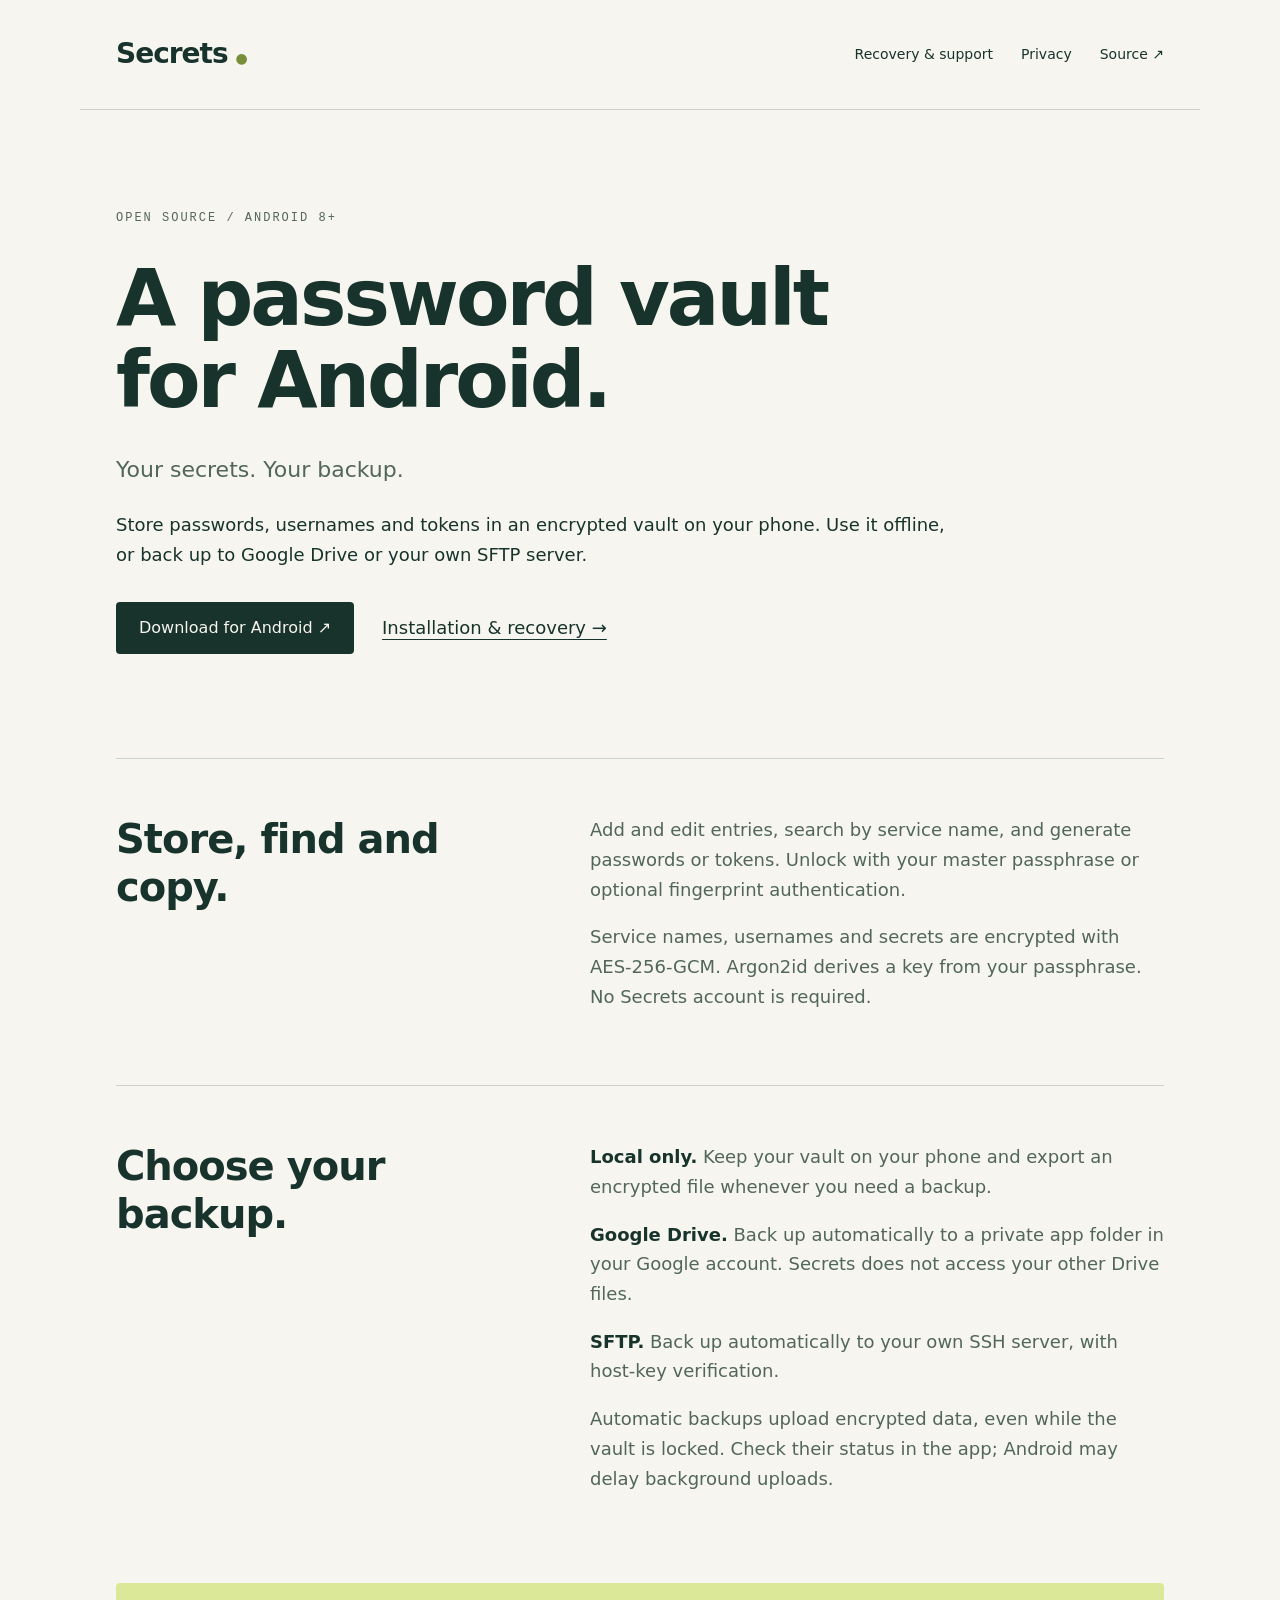
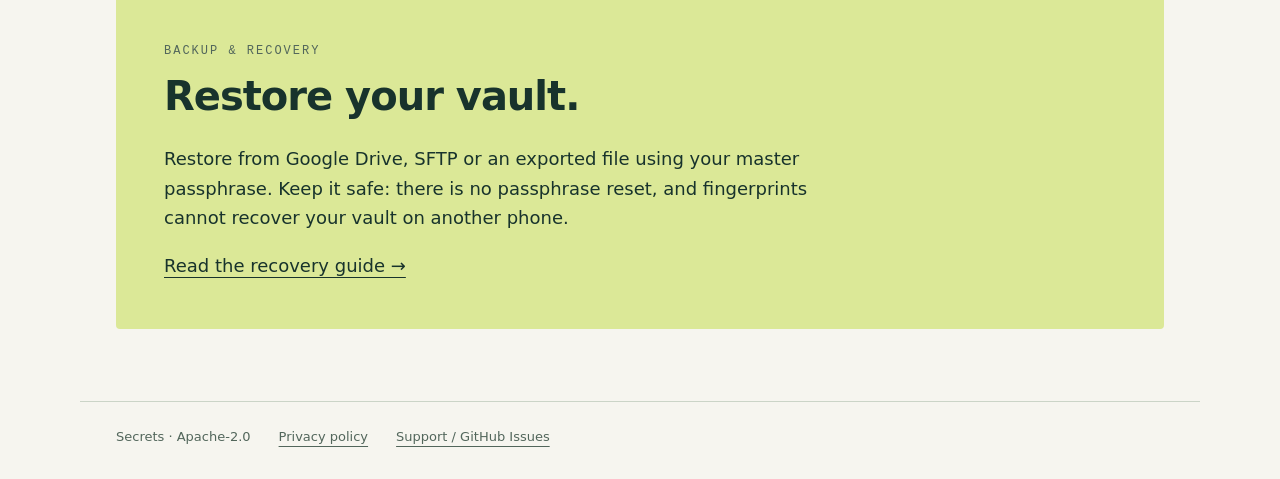
<file: web/index.html>
<!doctype html>
<html lang="en">
<head>
  <meta charset="utf-8">
  <meta name="viewport" content="width=device-width, initial-scale=1">
  <meta name="google-site-verification" content="h_w8MeL4U1e-Cz-v8jbUQ0zmUtCSmuD1WkpCTF-coIc">
  <meta name="description" content="Secrets is an open-source Android password vault with encrypted backups to Google Drive or your own SFTP server.">
  <title>Secrets — encrypted password vault for Android</title>
  <link rel="stylesheet" href="style.css">
<link rel="canonical" href="https://jpxor.github.io/secrets/"></head>
<body>
  <header><a class="brand" href="./">Secrets<span class="dot">●</span></a><nav aria-label="Main"><a href="support.html">Recovery &amp; support</a><a href="privacy.html">Privacy</a><a href="https://github.com/jpxor/secrets">Source ↗</a></nav></header>
  <main>
    <section class="hero"><p class="eyebrow">OPEN SOURCE / ANDROID 8+</p><h1>A password vault<br>for Android.</h1><p class="lead">Your secrets. Your backup.</p><p>Store passwords, usernames and tokens in an encrypted vault on your phone. Use it offline, or back up to Google Drive or your own SFTP server.</p><div class="actions"><a class="button" href="https://github.com/jpxor/secrets/releases">Download for Android ↗</a><a href="support.html">Installation &amp; recovery →</a></div></section>
    <section class="split"><h2>Store, find and copy.</h2><div><p>Add and edit entries, search by service name, and generate passwords or tokens. Unlock with your master passphrase or optional fingerprint authentication.</p><p>Service names, usernames and secrets are encrypted with AES-256-GCM. Argon2id derives a key from your passphrase. No Secrets account is required.</p></div></section>
    <section class="split"><h2>Choose your backup.</h2><div><p><strong>Local only.</strong> Keep your vault on your phone and export an encrypted file whenever you need a backup.</p><p><strong>Google Drive.</strong> Back up automatically to a private app folder in your Google account. Secrets does not access your other Drive files.</p><p><strong>SFTP.</strong> Back up automatically to your own SSH server, with host-key verification.</p><p>Automatic backups upload encrypted data, even while the vault is locked. Check their status in the app; Android may delay background uploads.</p></div></section>
    <section class="closing"><p class="eyebrow">BACKUP &amp; RECOVERY</p><h2>Restore your vault.</h2><p>Restore from Google Drive, SFTP or an exported file using your master passphrase. Keep it safe: there is no passphrase reset, and fingerprints cannot recover your vault on another phone.</p><a href="support.html">Read the recovery guide →</a></section>
  </main>
  <footer><span>Secrets · Apache-2.0</span><a href="privacy.html">Privacy policy</a><a href="https://github.com/jpxor/secrets/issues">Support / GitHub Issues</a></footer>
</body>
</html>
</file>
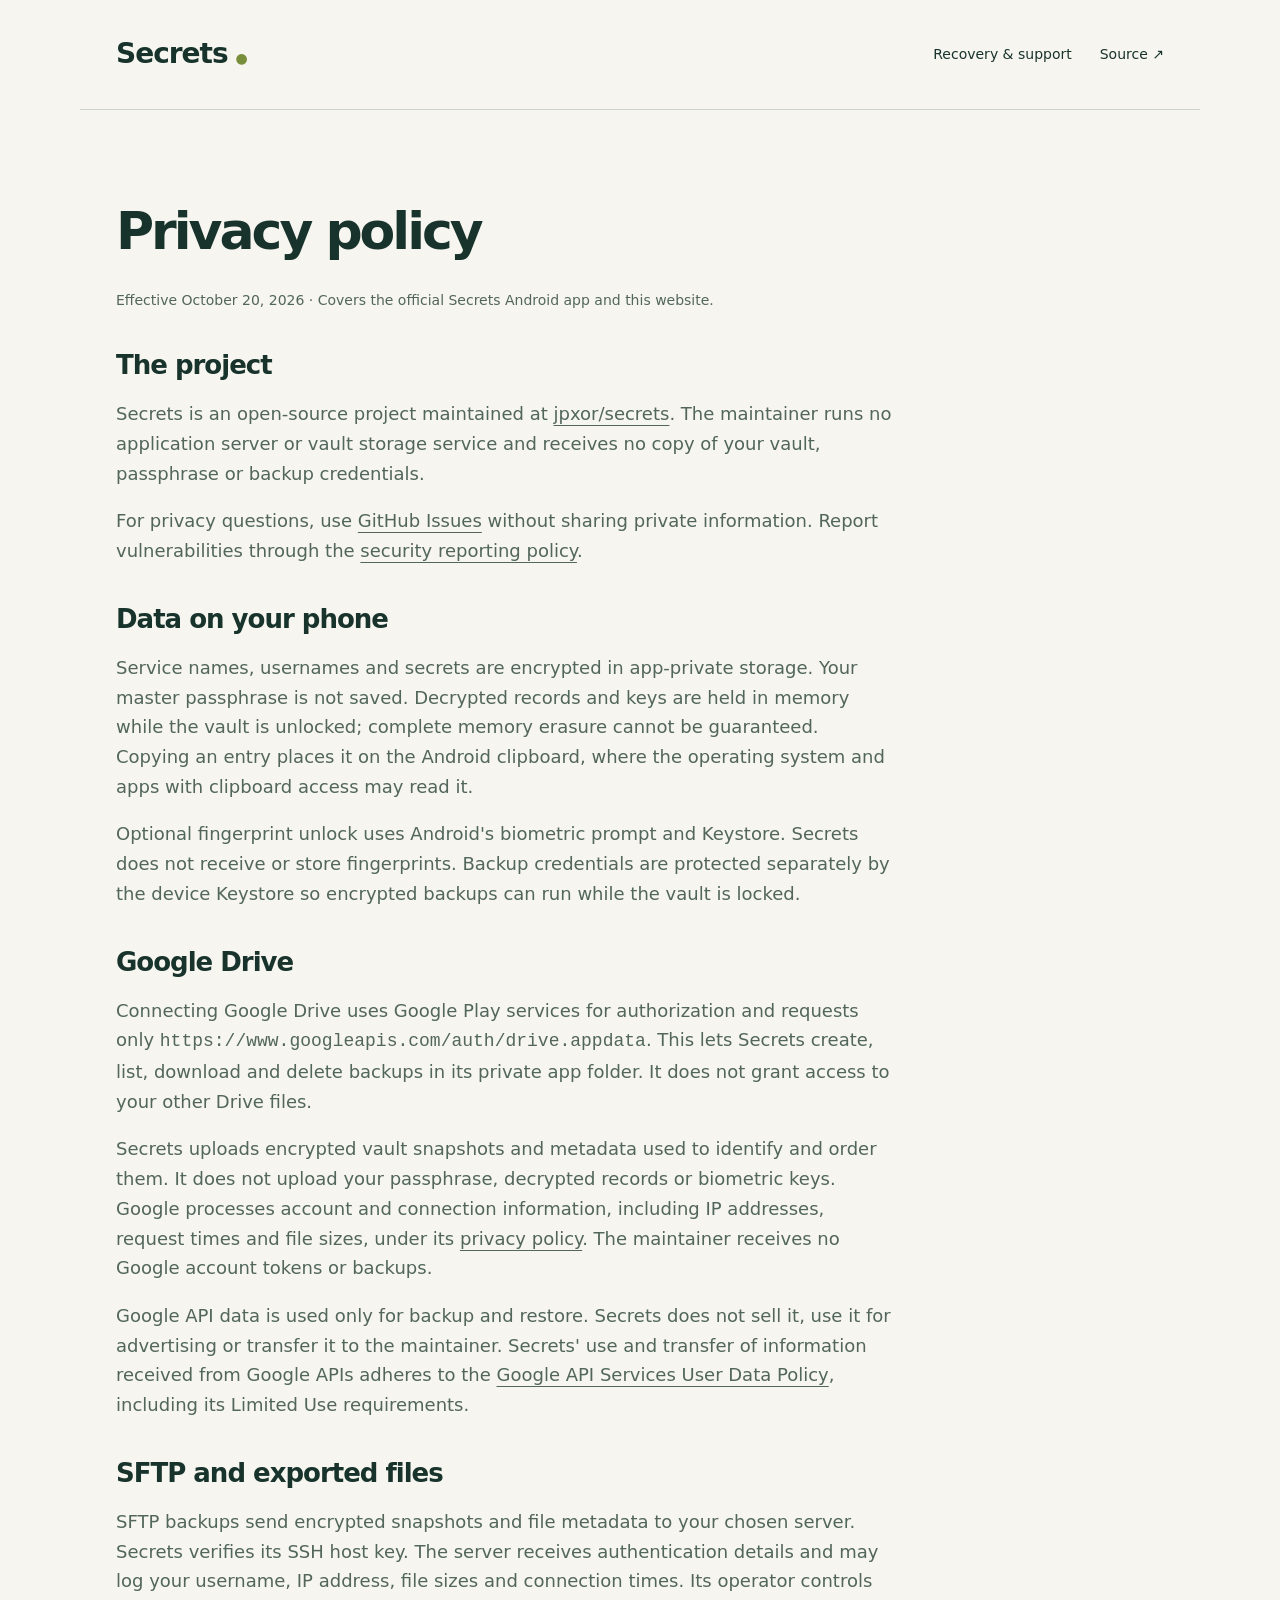
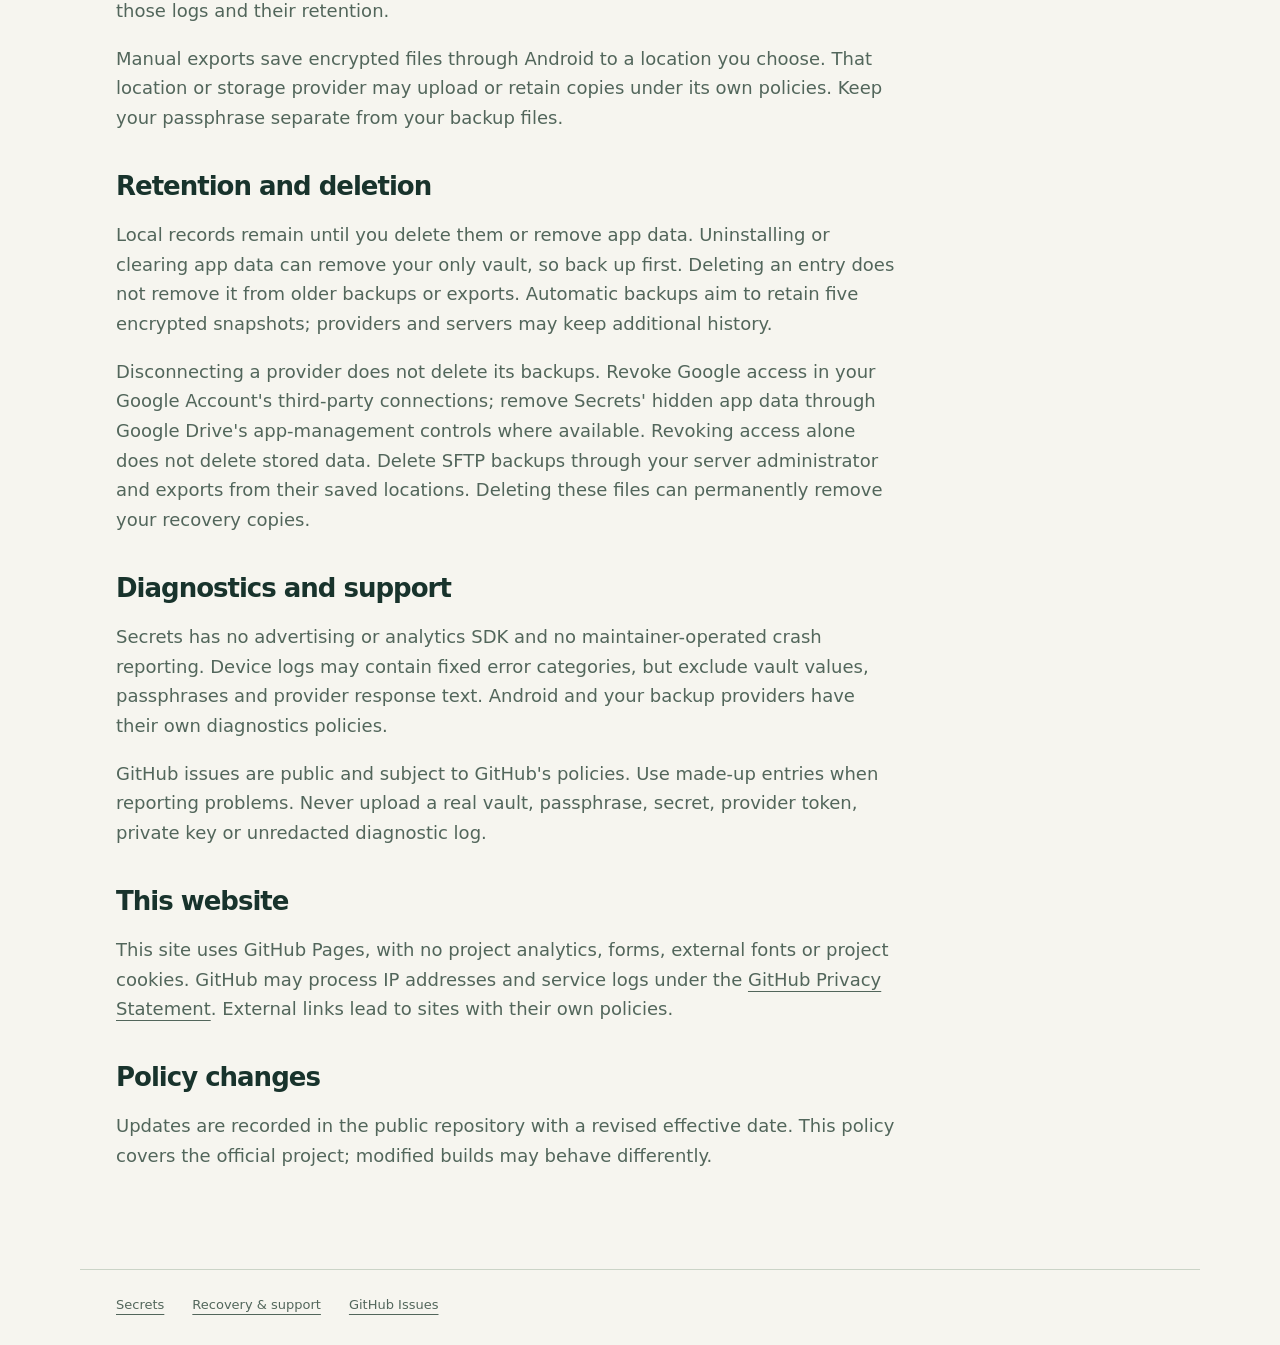
<file: web/privacy.html>
<!doctype html>
<html lang="en"><head><meta charset="utf-8"><meta name="viewport" content="width=device-width, initial-scale=1"><meta name="description" content="How Secrets handles vault data, encrypted backups and information shared with Google Drive, SFTP servers and GitHub."><title>Privacy policy — Secrets</title><link rel="stylesheet" href="style.css"><link rel="canonical" href="https://jpxor.github.io/secrets/privacy.html"></head>
<body><header><a class="brand" href="./">Secrets<span class="dot">●</span></a><nav aria-label="Main"><a href="support.html">Recovery &amp; support</a><a href="https://github.com/jpxor/secrets">Source ↗</a></nav></header>
<main><article><h1>Privacy policy</h1><p class="date">Effective October 20, 2026 · Covers the official Secrets Android app and this website.</p>
<h2>The project</h2><p>Secrets is an open-source project maintained at <a href="https://github.com/jpxor/secrets">jpxor/secrets</a>. The maintainer runs no application server or vault storage service and receives no copy of your vault, passphrase or backup credentials.</p><p>For privacy questions, use <a href="https://github.com/jpxor/secrets/issues">GitHub Issues</a> without sharing private information. Report vulnerabilities through the <a href="https://github.com/jpxor/secrets/security/policy">security reporting policy</a>.</p>
<h2>Data on your phone</h2><p>Service names, usernames and secrets are encrypted in app-private storage. Your master passphrase is not saved. Decrypted records and keys are held in memory while the vault is unlocked; complete memory erasure cannot be guaranteed. Copying an entry places it on the Android clipboard, where the operating system and apps with clipboard access may read it.</p><p>Optional fingerprint unlock uses Android's biometric prompt and Keystore. Secrets does not receive or store fingerprints. Backup credentials are protected separately by the device Keystore so encrypted backups can run while the vault is locked.</p>
<h2>Google Drive</h2><p>Connecting Google Drive uses Google Play services for authorization and requests only <code>https://www.googleapis.com/auth/drive.appdata</code>. This lets Secrets create, list, download and delete backups in its private app folder. It does not grant access to your other Drive files.</p><p>Secrets uploads encrypted vault snapshots and metadata used to identify and order them. It does not upload your passphrase, decrypted records or biometric keys. Google processes account and connection information, including IP addresses, request times and file sizes, under its <a href="https://policies.google.com/privacy">privacy policy</a>. The maintainer receives no Google account tokens or backups.</p><p>Google API data is used only for backup and restore. Secrets does not sell it, use it for advertising or transfer it to the maintainer. Secrets' use and transfer of information received from Google APIs adheres to the <a href="https://developers.google.com/terms/api-services-user-data-policy">Google API Services User Data Policy</a>, including its Limited Use requirements.</p>
<h2>SFTP and exported files</h2><p>SFTP backups send encrypted snapshots and file metadata to your chosen server. Secrets verifies its SSH host key. The server receives authentication details and may log your username, IP address, file sizes and connection times. Its operator controls those logs and their retention.</p><p>Manual exports save encrypted files through Android to a location you choose. That location or storage provider may upload or retain copies under its own policies. Keep your passphrase separate from your backup files.</p>
<h2>Retention and deletion</h2><p>Local records remain until you delete them or remove app data. Uninstalling or clearing app data can remove your only vault, so back up first. Deleting an entry does not remove it from older backups or exports. Automatic backups aim to retain five encrypted snapshots; providers and servers may keep additional history.</p><p>Disconnecting a provider does not delete its backups. Revoke Google access in your Google Account's third-party connections; remove Secrets' hidden app data through Google Drive's app-management controls where available. Revoking access alone does not delete stored data. Delete SFTP backups through your server administrator and exports from their saved locations. Deleting these files can permanently remove your recovery copies.</p>
<h2>Diagnostics and support</h2><p>Secrets has no advertising or analytics SDK and no maintainer-operated crash reporting. Device logs may contain fixed error categories, but exclude vault values, passphrases and provider response text. Android and your backup providers have their own diagnostics policies.</p><p>GitHub issues are public and subject to GitHub's policies. Use made-up entries when reporting problems. Never upload a real vault, passphrase, secret, provider token, private key or unredacted diagnostic log.</p>
<h2>This website</h2><p>This site uses GitHub Pages, with no project analytics, forms, external fonts or project cookies. GitHub may process IP addresses and service logs under the <a href="https://docs.github.com/en/site-policy/privacy-policies/github-general-privacy-statement">GitHub Privacy Statement</a>. External links lead to sites with their own policies.</p>
<h2>Policy changes</h2><p>Updates are recorded in the public repository with a revised effective date. This policy covers the official project; modified builds may behave differently.</p></article></main>
<footer><a href="./">Secrets</a><a href="support.html">Recovery &amp; support</a><a href="https://github.com/jpxor/secrets/issues">GitHub Issues</a></footer></body></html>
</file>
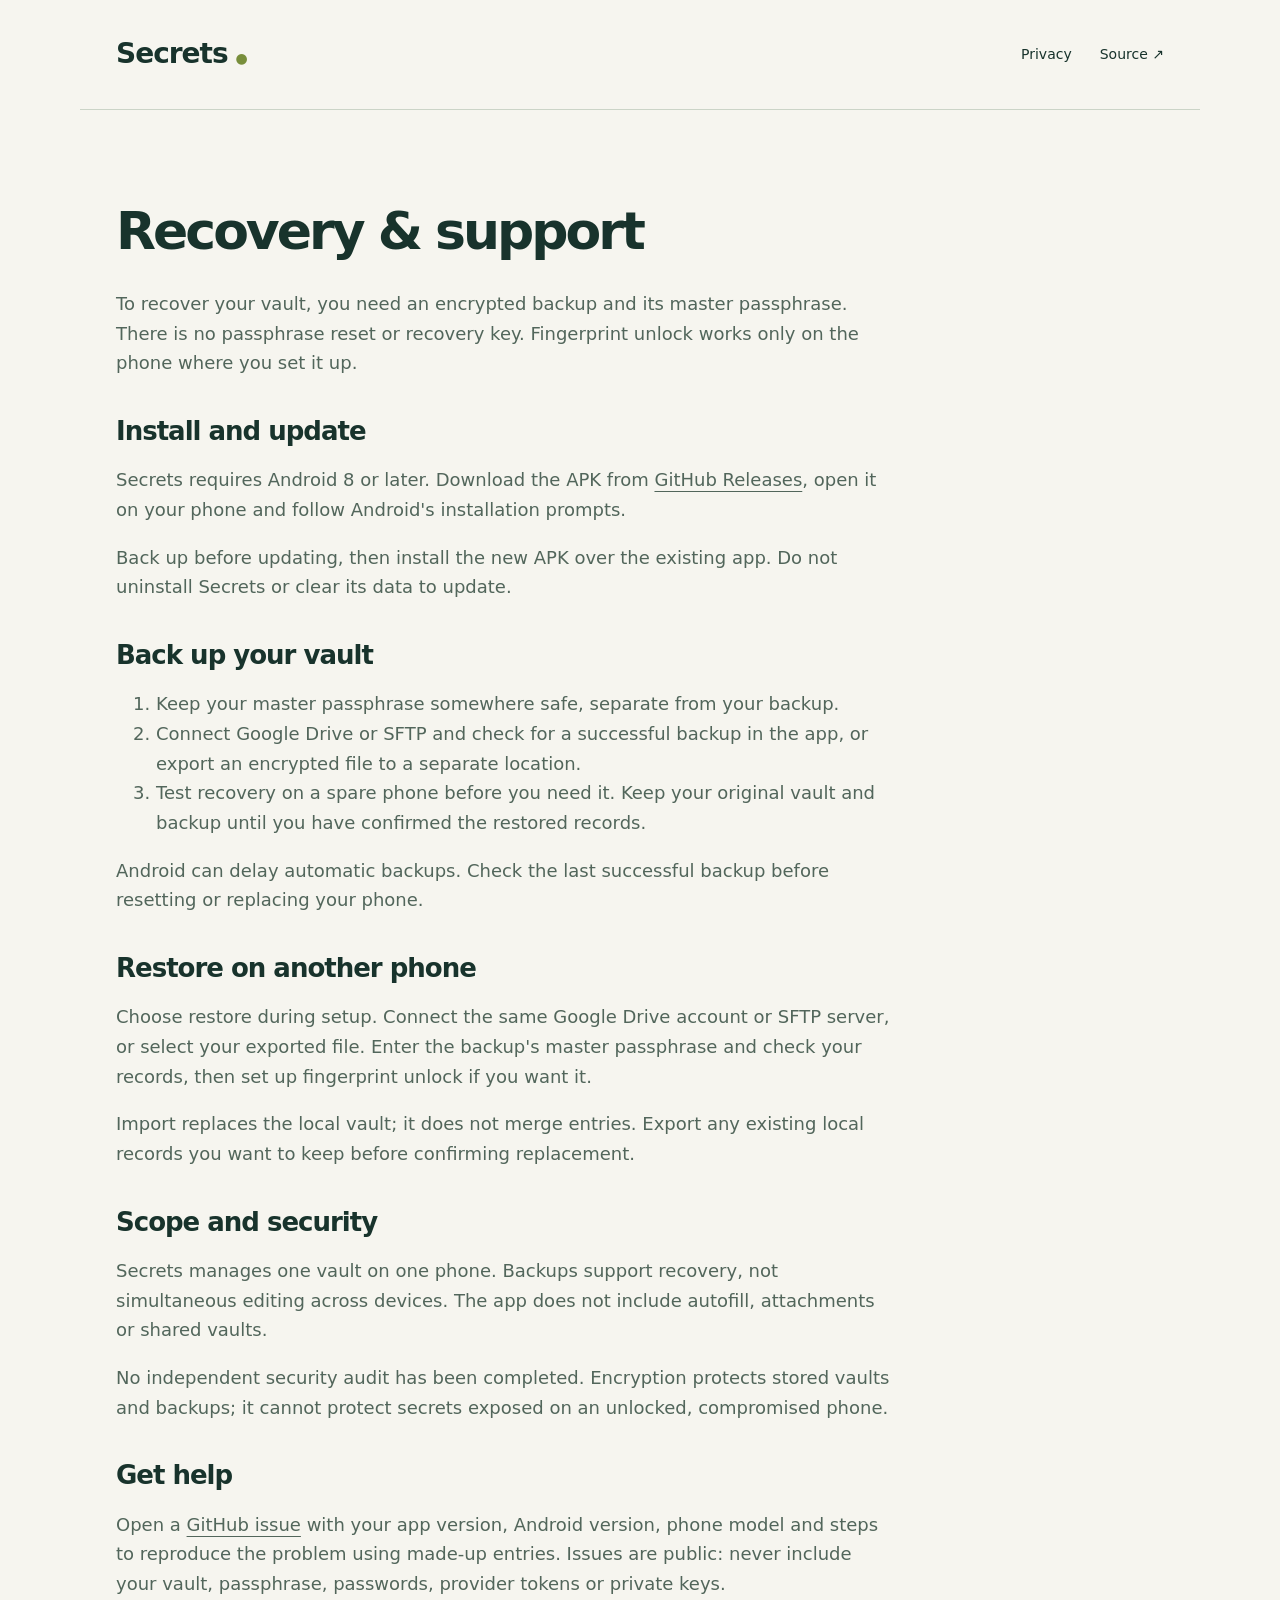
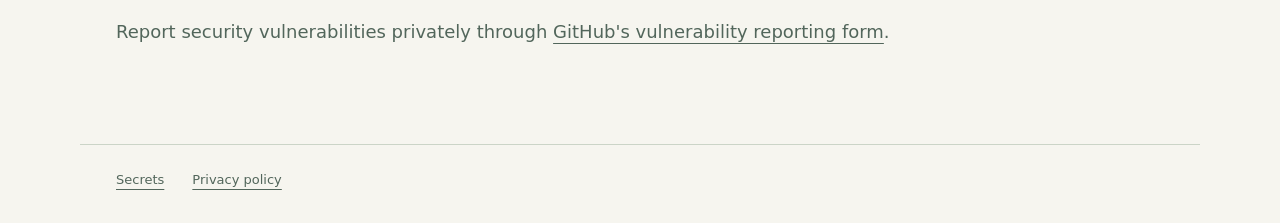
<file: web/support.html>
<!doctype html>
<html lang="en"><head><meta charset="utf-8"><meta name="viewport" content="width=device-width, initial-scale=1"><meta name="description" content="Install Secrets for Android, back up your encrypted vault, restore on a new phone and get support."><title>Recovery &amp; support — Secrets</title><link rel="stylesheet" href="style.css"><link rel="canonical" href="https://jpxor.github.io/secrets/support.html"></head><body>
<header><a class="brand" href="./">Secrets<span class="dot">●</span></a><nav aria-label="Main"><a href="privacy.html">Privacy</a><a href="https://github.com/jpxor/secrets">Source ↗</a></nav></header>
<main><article><h1>Recovery &amp; support</h1><p>To recover your vault, you need an encrypted backup and its master passphrase. There is no passphrase reset or recovery key. Fingerprint unlock works only on the phone where you set it up.</p>
<h2>Install and update</h2><p>Secrets requires Android 8 or later. Download the APK from <a href="https://github.com/jpxor/secrets/releases">GitHub Releases</a>, open it on your phone and follow Android's installation prompts.</p><p>Back up before updating, then install the new APK over the existing app. Do not uninstall Secrets or clear its data to update.</p>
<h2>Back up your vault</h2><ol><li>Keep your master passphrase somewhere safe, separate from your backup.</li><li>Connect Google Drive or SFTP and check for a successful backup in the app, or export an encrypted file to a separate location.</li><li>Test recovery on a spare phone before you need it. Keep your original vault and backup until you have confirmed the restored records.</li></ol><p>Android can delay automatic backups. Check the last successful backup before resetting or replacing your phone.</p>
<h2>Restore on another phone</h2><p>Choose restore during setup. Connect the same Google Drive account or SFTP server, or select your exported file. Enter the backup's master passphrase and check your records, then set up fingerprint unlock if you want it.</p><p>Import replaces the local vault; it does not merge entries. Export any existing local records you want to keep before confirming replacement.</p>
<h2>Scope and security</h2><p>Secrets manages one vault on one phone. Backups support recovery, not simultaneous editing across devices. The app does not include autofill, attachments or shared vaults.</p><p>No independent security audit has been completed. Encryption protects stored vaults and backups; it cannot protect secrets exposed on an unlocked, compromised phone.</p>
<h2>Get help</h2><p>Open a <a href="https://github.com/jpxor/secrets/issues">GitHub issue</a> with your app version, Android version, phone model and steps to reproduce the problem using made-up entries. Issues are public: never include your vault, passphrase, passwords, provider tokens or private keys.</p><p>Report security vulnerabilities privately through <a href="https://github.com/jpxor/secrets/security/advisories/new">GitHub's vulnerability reporting form</a>.</p></article></main><footer><a href="./">Secrets</a><a href="privacy.html">Privacy policy</a></footer></body></html>
</file>
<file: web/style.css>
:root{color-scheme:light;--ink:#18332c;--paper:#f6f5ef;--line:#cbd4c7;--muted:#52665b;--accent:#dbe897}*{box-sizing:border-box}body{margin:0;background:var(--paper);color:var(--ink);font:18px/1.65 system-ui,-apple-system,"Segoe UI",sans-serif}a{color:inherit;text-underline-offset:5px}a:hover{color:#526420}a:focus-visible{outline:3px solid #697e2c;outline-offset:6px}header,main,footer{max-width:1120px;margin:auto;padding:0 36px}header{display:flex;align-items:center;justify-content:space-between;gap:24px;min-height:110px;border-bottom:1px solid var(--line)}.brand{font-size:28px;font-weight:750;letter-spacing:-1px;text-decoration:none}.dot{font-size:14px;color:#788e3b;margin-left:8px}nav{display:flex;gap:28px;font-size:14px}nav a{text-decoration:none}.hero{padding:88px 0 72px;max-width:850px}.eyebrow{font:12px/1.4 ui-monospace,monospace;letter-spacing:2px;color:var(--muted)}h1{font-size:clamp(44px,6.5vw,78px);line-height:1.06;letter-spacing:-3px;font-weight:620;margin:30px 0}h2{font-size:clamp(28px,4vw,40px);font-weight:570;line-height:1.2;letter-spacing:-1px;margin:0 0 24px}.lead{max-width:690px;font-size:22px;color:var(--muted)}.actions{display:flex;gap:28px;align-items:center;flex-wrap:wrap;margin:32px 0}.button{display:inline-block;padding:13px 23px;background:var(--ink);color:var(--paper);border-radius:4px;text-decoration:none;font-size:16px}.button:hover{background:#314e35;color:white}.status{font-size:14px;max-width:650px;border-left:3px solid #8e9c5d;padding-left:16px;color:var(--muted)}.split{display:grid;grid-template-columns:1fr 1.4fr;gap:64px;padding:56px 0;border-top:1px solid var(--line)}.split p:first-child{margin-top:0}.split p{color:var(--muted)}strong{color:var(--ink);font-weight:650}.closing{padding:48px;background:var(--accent);margin:16px 0 72px;border-radius:4px}.closing p{max-width:670px}footer{display:flex;gap:28px;flex-wrap:wrap;border-top:1px solid var(--line);padding-top:24px;padding-bottom:32px;font-size:13px;color:var(--muted)}article{max-width:780px;padding:64px 0 80px}article h1{font-size:52px}article h2{font-size:26px;margin:38px 0 14px}article p,article li{color:var(--muted)}.date{font-size:14px}@media(max-width:680px){header,main,footer{padding-left:22px;padding-right:22px}header{align-items:flex-start;flex-direction:column;gap:12px;padding-top:22px;padding-bottom:22px}nav{gap:18px;flex-wrap:wrap}.hero{padding:54px 0 44px}h1{letter-spacing:-2px}.lead{font-size:19px}.split{grid-template-columns:1fr;gap:8px;padding:36px 0}.closing{padding:28px;margin-bottom:40px}article{padding-top:40px}article h1{font-size:40px}}
code{overflow-wrap:anywhere}article a{overflow-wrap:anywhere}
</file>
